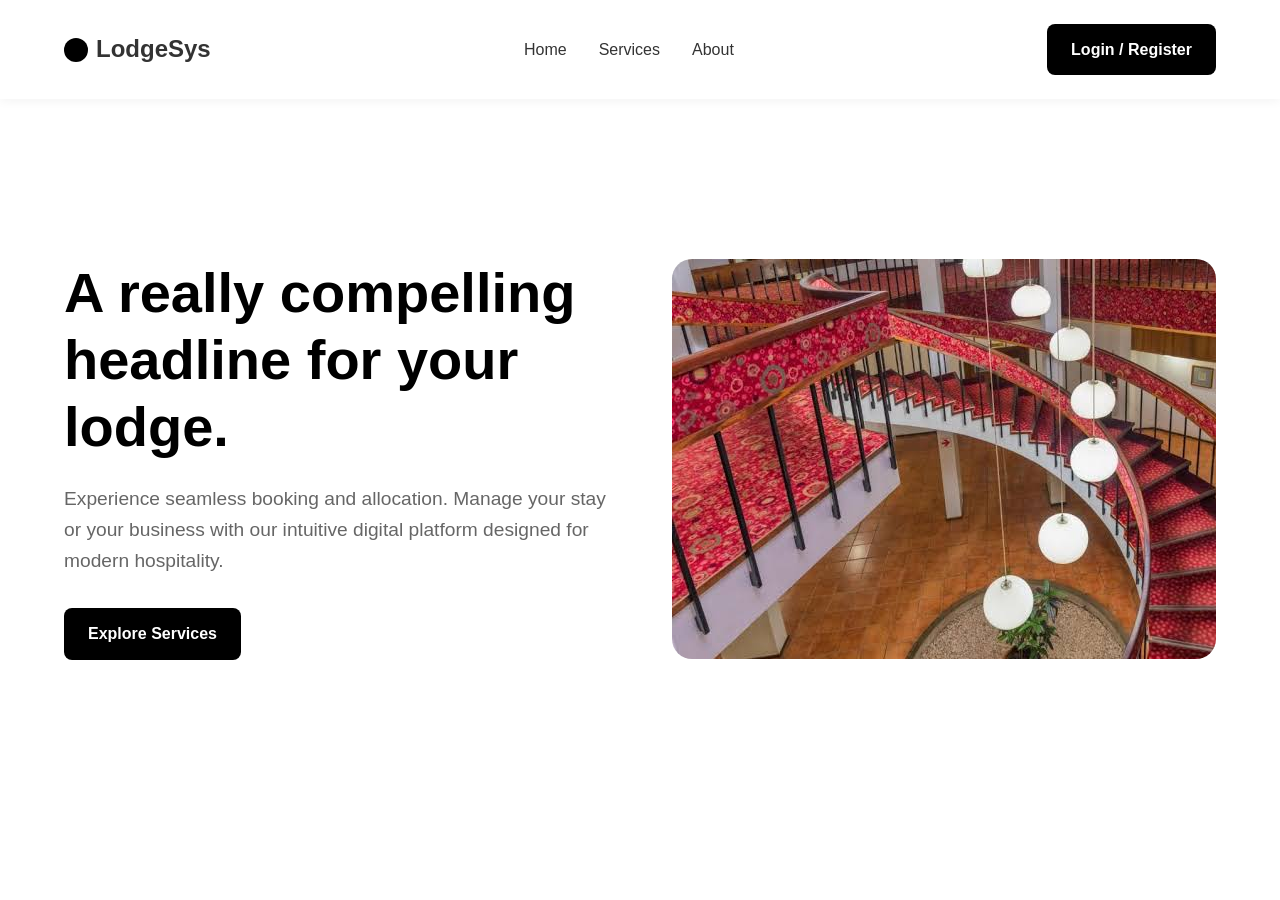
<file: index.html>
<!DOCTYPE html>
<html lang="en">
<head>
    <meta charset="UTF-8">
    <meta name="viewport" content="width=device-width, initial-scale=1.0">
    <title>LodgeSys - Home</title>
    <link rel="stylesheet" href="css/style.css">
</head>
<body>
    <nav class="navbar">
        <div class="logo"><span class="logo-icon"></span> LodgeSys</div>
        <div class="nav-links">
            <a href="index.html">Home</a>
            <a href="services.html">Services</a>
            <a href="about.html">About</a>
        </div>
        <a href="auth.html" class="btn btn-primary">Login / Register</a>
    </nav>

    <section class="hero-container">
        <div class="hero-content">
            <h1>A really compelling headline for your lodge.</h1>
            <p>Experience seamless booking and allocation. Manage your stay or your business with our intuitive digital platform designed for modern hospitality.</p>
            <a href="services.html" class="btn btn-primary">Explore Services</a>
        </div>
        <div class="hero-image">
            <img src="images/images.jpg" alt="Image for our laxurious hotel">
        </div>
    </section>
</body>
</html>
</file>
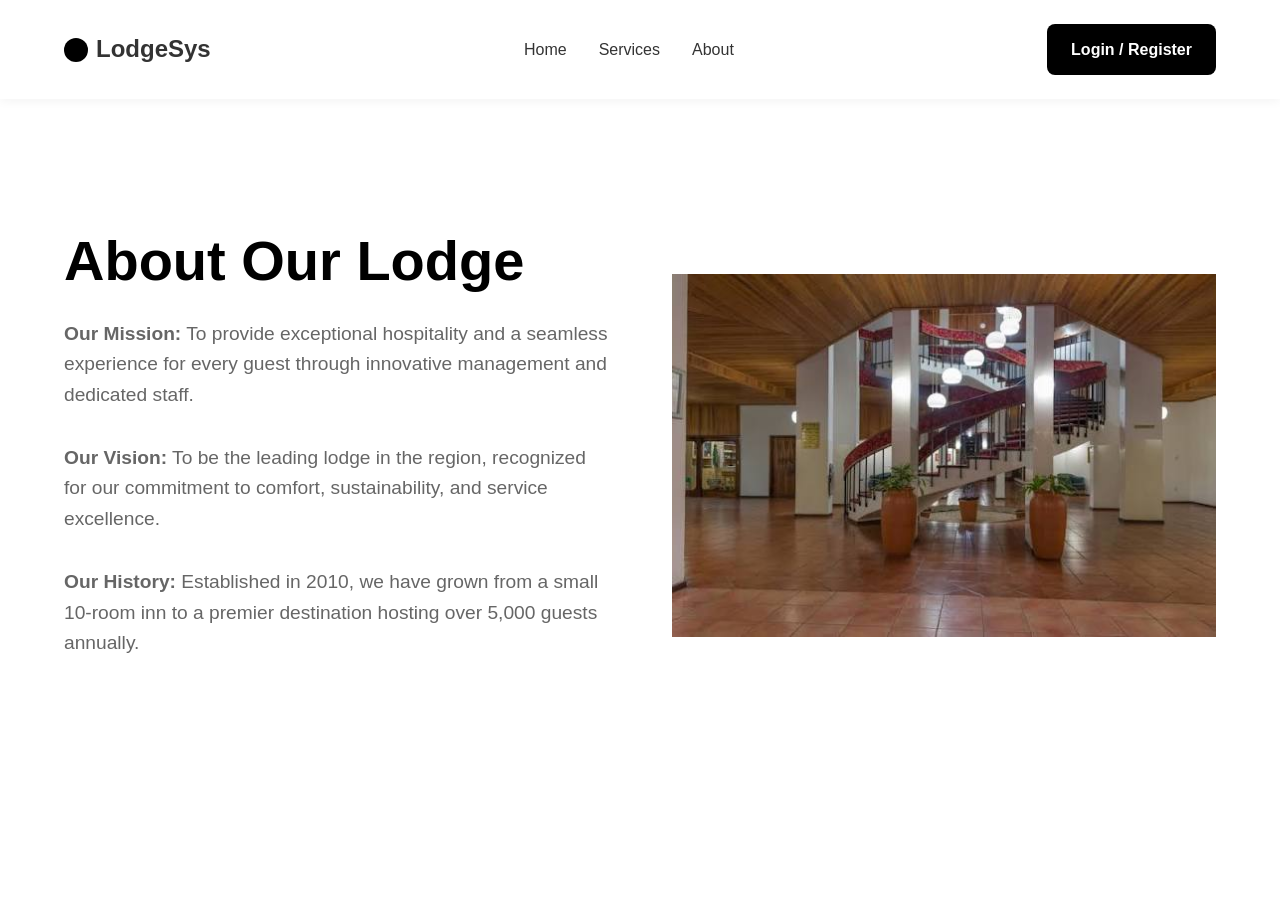
<file: about.html>
<!DOCTYPE html>
<html lang="en">
<head>
    <meta charset="UTF-8">
    <meta name="viewport" content="width=device-width, initial-scale=1.0">
    <title>LodgeSys - About</title>
    <link rel="stylesheet" href="css/style.css">
</head>
<body>
    <nav class="navbar">
        <div class="logo"><span class="logo-icon"></span> LodgeSys</div>
        <div class="nav-links">
            <a href="index.html">Home</a>
            <a href="services.html">Services</a>
            <a href="about.html">About</a>
        </div>
        <a href="auth.html" class="btn btn-primary">Login / Register</a>
    </nav>

    <section class="hero-container">
        <div class="hero-content">
            <h1>About Our Lodge</h1>
            <p><strong>Our Mission:</strong> To provide exceptional hospitality and a seamless experience for every guest through innovative management and dedicated staff.</p>
            <p><strong>Our Vision:</strong> To be the leading lodge in the region, recognized for our commitment to comfort, sustainability, and service excellence.</p>
            <p><strong>Our History:</strong> Established in 2010, we have grown from a small 10-room inn to a premier destination hosting over 5,000 guests annually.</p>
        </div>
        <div>
            <img src="images/room.jpg" alt="Image representing our lodge" style="max-width: 100%; max-height: 100%;">
        </div>
    </section>
</body>
</html>
</file>
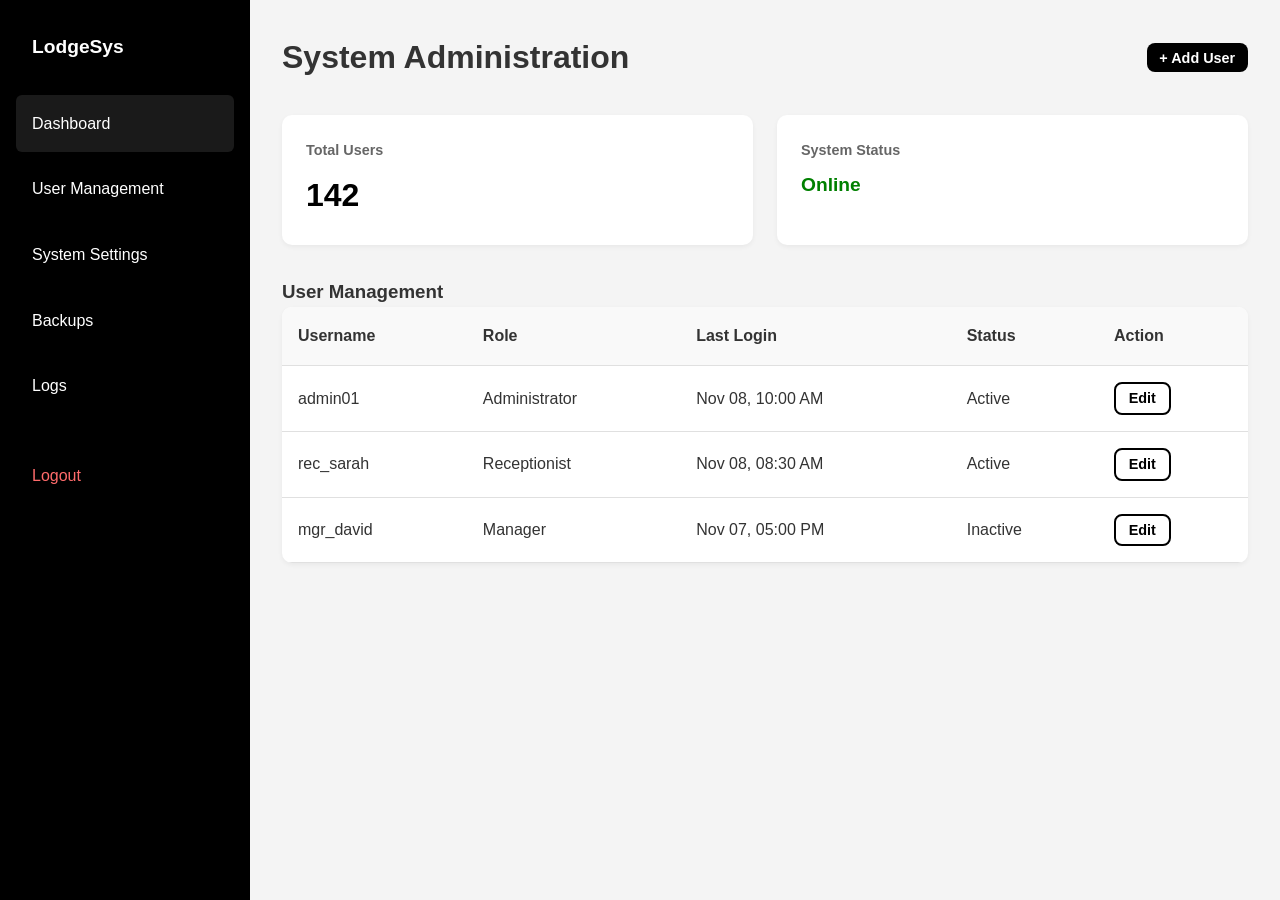
<file: admin.html>
<!DOCTYPE html>
<html lang="en">
<head>
    <meta charset="UTF-8">
    <meta name="viewport" content="width=device-width, initial-scale=1.0">
    <title>System Admin Dashboard</title>
    <link rel="stylesheet" href="../css/style.css">
</head>
<body>
    <div class="dashboard-layout">
        <aside class="sidebar">
            <h2>LodgeSys</h2>
            <ul>
                <li class="active">Dashboard</li>
                <li>User Management</li>
                <li>System Settings</li>
                <li>Backups</li>
                <li>Logs</li>
                <li class="logout-btn"><a href="auth.html">Logout</a></li>
            </ul>
        </aside>

        <main class="main-content">
            <div class="dashboard-header">
                <h1>System Administration</h1>
                <button class="btn btn-primary btn-sm">+ Add User</button>
            </div>
            <div class="stats-grid">
                <div class="stat-card"><h4>Total Users</h4><div class="value">142</div></div>
                <div class="stat-card"><h4>System Status</h4><div class="value" style="font-size:1.2rem; color:green;">Online</div></div>
            </div>
            <h3>User Management</h3>
            <table class="data-table">
                <thead><tr><th>Username</th><th>Role</th><th>Last Login</th><th>Status</th><th>Action</th></tr></thead>
                <tbody>
                    <tr><td>admin01</td><td>Administrator</td><td>Nov 08, 10:00 AM</td><td>Active</td><td><button class="btn btn-outline btn-sm">Edit</button></td></tr>
                    <tr><td>rec_sarah</td><td>Receptionist</td><td>Nov 08, 08:30 AM</td><td>Active</td><td><button class="btn btn-outline btn-sm">Edit</button></td></tr>
                    <tr><td>mgr_david</td><td>Manager</td><td>Nov 07, 05:00 PM</td><td>Inactive</td><td><button class="btn btn-outline btn-sm">Edit</button></td></tr>
                </tbody>
            </table>
        </main>
    </div>
</body>
</html>
</file>
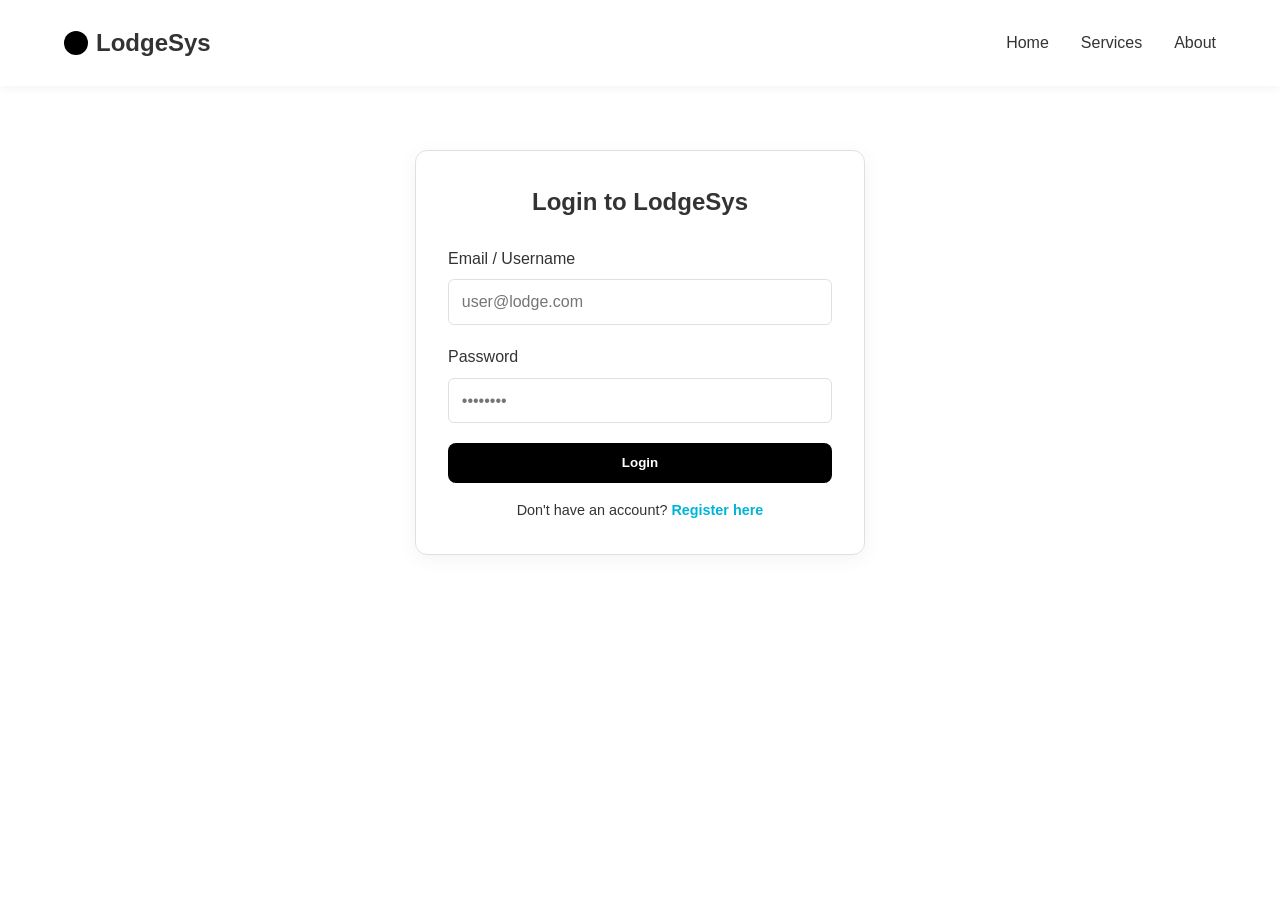
<file: auth.html>
<!DOCTYPE html>
<html lang="en">
<head>
    <meta charset="UTF-8">
    <meta name="viewport" content="width=device-width, initial-scale=1.0">
    <title>LodgeSys - Login</title>
    <link rel="stylesheet" href="css/style.css">
</head>
<body>
    <nav class="navbar">
        <div class="logo"><span class="logo-icon"></span> LodgeSys</div>
        <div class="nav-links">
            <a href="index.html">Home</a>
            <a href="services.html">Services</a>
            <a href="about.html">About</a>
        </div>
    </nav>

    <div class="auth-container">
        <h2 id="auth-title">Login to LodgeSys</h2>
        <form id="auth-form" >
            <div class="form-group" id="name-group" style="display:none;">
                <label>Full Name</label>
                <input type="text" placeholder="John Doe">
            </div>
            <div class="form-group">
                <label>Email / Username</label>
                <input type="text" placeholder="user@lodge.com" required>
            </div>
            <div class="form-group">
                <label>Password</label>
                <input type="password" placeholder="••••••••" required>
            </div>
            <div class="form-group" id="role-group" style="display:none;">
                <label>Role</label>
                <select id="user-role">
                    <option value="guest">Guest</option>
                    <option value="receptionist">Lodge Receptionist</option>
                    <option value="manager">Lodge Manager</option>
                    <option value="admin">System Administrator</option>
                </select>
            </div>
            <button type="submit" id="auth-submit-btn" class="btn btn-primary" style="width: 100%;">Login</button>
        </form>
        <div class="auth-toggle">
            <p id="toggle-text">Don't have an account? <a href="#" >Register here</a></p>
        </div>
        

    </div>


</body>
</html>
</file>
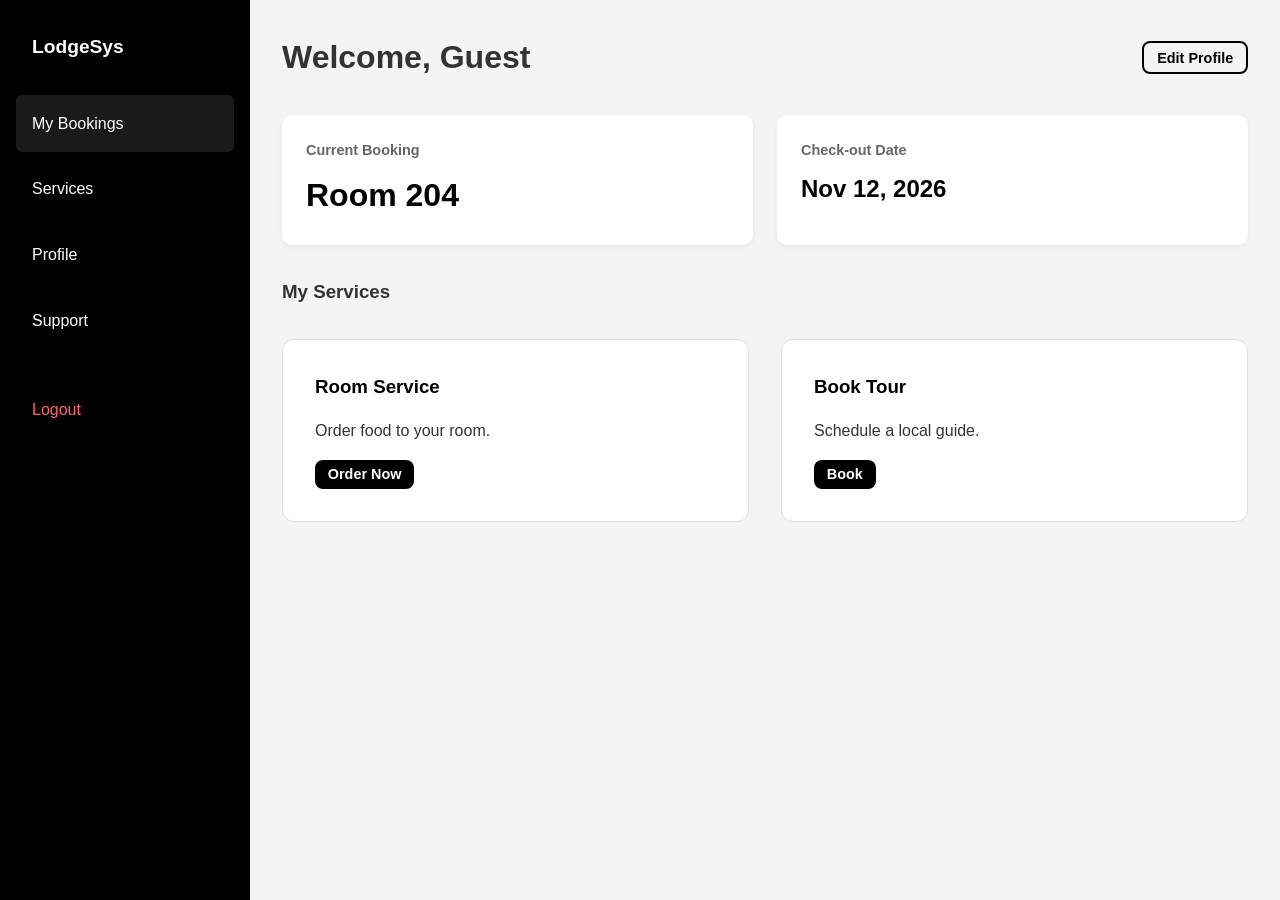
<file: guest.html>
<!DOCTYPE html>
<html lang="en">
<head>
    <meta charset="UTF-8">
    <meta name="viewport" content="width=device-width, initial-scale=1.0">
    <title>Guest Dashboard</title>
    <link rel="stylesheet" href="../css/style.css">
</head>
<body>
    <div class="dashboard-layout">
        <aside class="sidebar">
            <h2>LodgeSys</h2>
            <ul>
                <li class="active">My Bookings</li>
                <li>Services</li>
                <li>Profile</li>
                <li>Support</li>
                <li class="logout-btn"><a href="auth.html">Logout</a></li>
            </ul>
        </aside>

        <main class="main-content">
            <div class="dashboard-header">
                <h1>Welcome, Guest</h1>
                <button class="btn btn-outline btn-sm">Edit Profile</button>
            </div>
            <div class="stats-grid">
                <div class="stat-card"><h4>Current Booking</h4><div class="value">Room 204</div></div>
                <div class="stat-card"><h4>Check-out Date</h4><div class="value" style="font-size: 1.5rem;">Nov 12, 2026</div></div>
            </div>
            <h3>My Services</h3>
            <div class="grid-3">
                <div class="card"><h3>Room Service</h3><p>Order food to your room.</p><button class="btn btn-primary btn-sm" style="margin-top:1rem;">Order Now</button></div>
                <div class="card"><h3>Book Tour</h3><p>Schedule a local guide.</p><button class="btn btn-primary btn-sm" style="margin-top:1rem;">Book</button></div>
            </div>
        </main>
    </div>
</body>
</html>
</file>
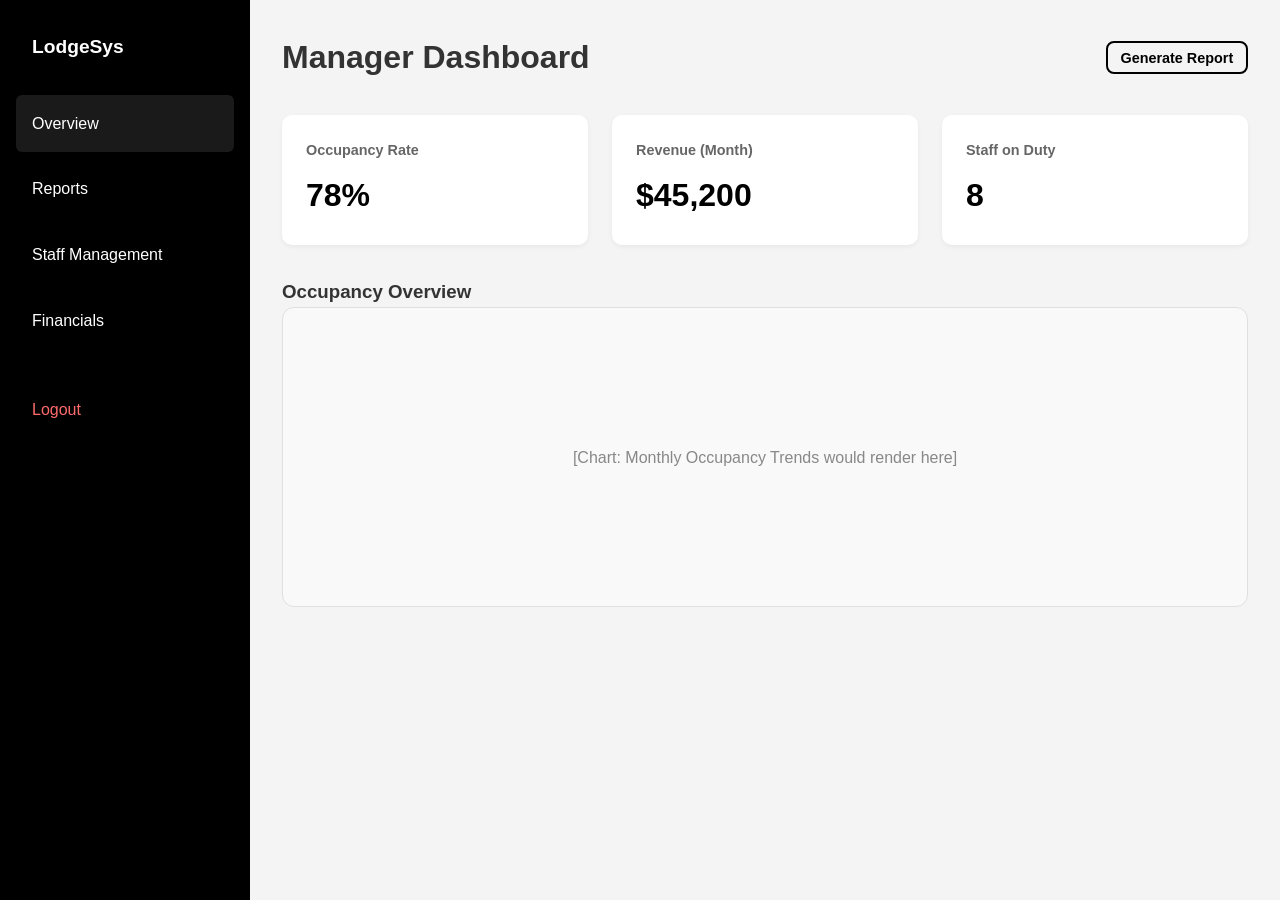
<file: manager.html>
<!DOCTYPE html>
<html lang="en">
<head>
    <meta charset="UTF-8">
    <meta name="viewport" content="width=device-width, initial-scale=1.0">
    <title>Manager Dashboard</title>
    <link rel="stylesheet" href="../css/style.css">
</head>
<body>
    <div class="dashboard-layout">
        <aside class="sidebar">
            <h2>LodgeSys</h2>
            <ul>
                <li class="active">Overview</li>
                <li>Reports</li>
                <li>Staff Management</li>
                <li>Financials</li>
                <li class="logout-btn"><a href="auth.html">Logout</a></li>
            </ul>
        </aside>

        <main class="main-content">
            <div class="dashboard-header">
                <h1>Manager Dashboard</h1>
                <button class="btn btn-outline btn-sm">Generate Report</button>
            </div>
            <div class="stats-grid">
                <div class="stat-card"><h4>Occupancy Rate</h4><div class="value">78%</div></div>
                <div class="stat-card"><h4>Revenue (Month)</h4><div class="value">$45,200</div></div>
                <div class="stat-card"><h4>Staff on Duty</h4><div class="value">8</div></div>
            </div>
            <h3>Occupancy Overview</h3>
            <div class="card" style="height: 300px; display:flex; align-items:center; justify-content:center; background:#f9f9f9;">
                <p style="color:#888;">[Chart: Monthly Occupancy Trends would render here]</p>
            </div>
        </main>
    </div>
</body>
</html>
</file>
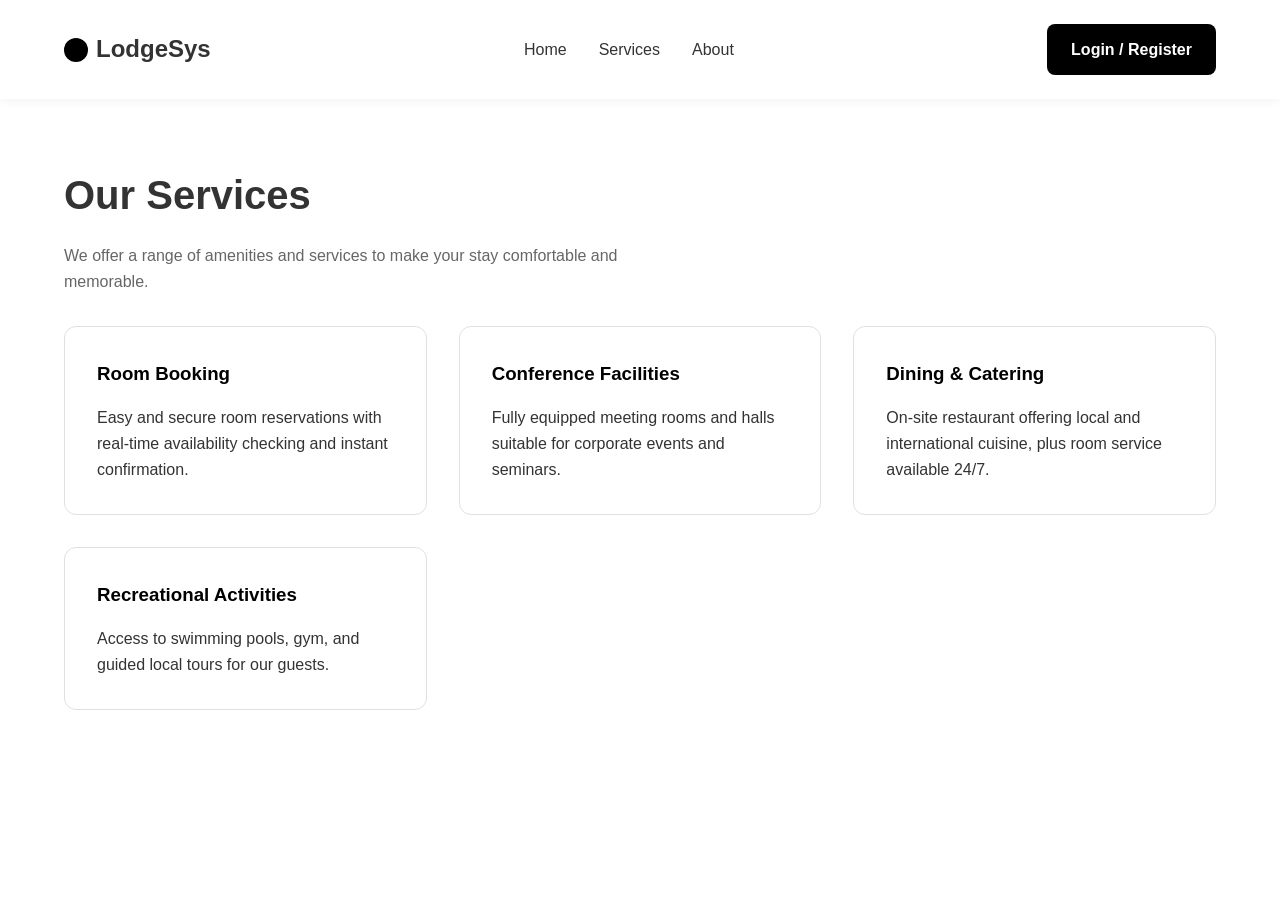
<file: services.html>
<!DOCTYPE html>
<html lang="en">
<head>
    <meta charset="UTF-8">
    <meta name="viewport" content="width=device-width, initial-scale=1.0">
    <title>LodgeSys - Services</title>
    <link rel="stylesheet" href="css/style.css">
</head>
<body>
    <nav class="navbar">
        <div class="logo"><span class="logo-icon"></span> LodgeSys</div>
        <div class="nav-links">
            <a href="index.html">Home</a>
            <a href="services.html">Services</a>
            <a href="about.html">About</a>
        </div>
        <a href="auth.html" class="btn btn-primary">Login / Register</a>
    </nav>

    <section class="page-content">
        <div class="page-header">
            <h1>Our Services</h1>
            <p style="color: #666; max-width: 600px;">We offer a range of amenities and services to make your stay comfortable and memorable.</p>
        </div>
        
        <div class="grid-3">
            <div class="card">
                <h3>Room Booking</h3>
                <p>Easy and secure room reservations with real-time availability checking and instant confirmation.</p>
            </div>
            <div class="card">
                <h3>Conference Facilities</h3>
                <p>Fully equipped meeting rooms and halls suitable for corporate events and seminars.</p>
            </div>
            <div class="card">
                <h3>Dining & Catering</h3>
                <p>On-site restaurant offering local and international cuisine, plus room service available 24/7.</p>
            </div>
            <div class="card">
                <h3>Recreational Activities</h3>
                <p>Access to swimming pools, gym, and guided local tours for our guests.</p>
            </div>
        </div>
    </section>
</body>
</html>
</file>
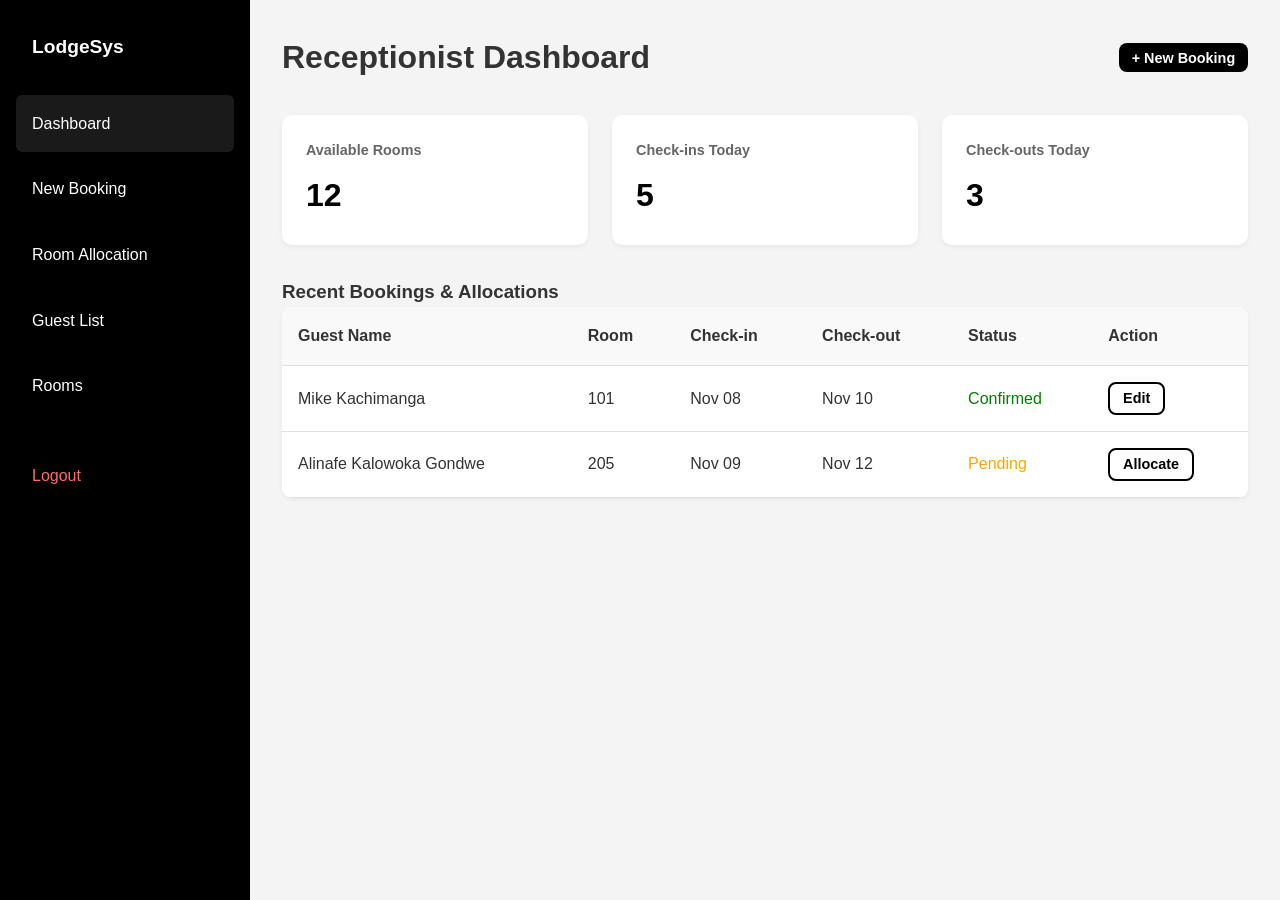
<file: staff.html>
<!DOCTYPE html>
<html lang="en">
<head>
    <meta charset="UTF-8">
    <meta name="viewport" content="width=device-width, initial-scale=1.0">
    <title>Receptionist Dashboard</title>
    <link rel="stylesheet" href="../css/style.css">
</head>
<body>
    <div class="dashboard-layout">
        <aside class="sidebar">
            <h2>LodgeSys</h2>
            <ul>
                <li class="active">Dashboard</li>
                <li>New Booking</li>
                <li>Room Allocation</li>
                <li>Guest List</li>
                <li>Rooms</li>
                <li class="logout-btn"><a href="auth.html">Logout</a></li>
            </ul>
        </aside>

        <main class="main-content">
            <div class="dashboard-header">
                <h1>Receptionist Dashboard</h1>
                <button class="btn btn-primary btn-sm">+ New Booking</button>
            </div>
            <div class="stats-grid">
                <div class="stat-card"><h4>Available Rooms</h4><div class="value">12</div></div>
                <div class="stat-card"><h4>Check-ins Today</h4><div class="value">5</div></div>
                <div class="stat-card"><h4>Check-outs Today</h4><div class="value">3</div></div>
            </div>
            <h3>Recent Bookings & Allocations</h3>
            <table class="data-table">
                <thead><tr><th>Guest Name</th><th>Room</th><th>Check-in</th><th>Check-out</th><th>Status</th><th>Action</th></tr></thead>
                <tbody>
                    <tr><td>Mike Kachimanga</td><td>101</td><td>Nov 08</td><td>Nov 10</td><td><span style="color:green;">Confirmed</span></td><td><button class="btn btn-outline btn-sm">Edit</button></td></tr>
                    <tr><td>Alinafe Kalowoka Gondwe</td><td>205</td><td>Nov 09</td><td>Nov 12</td><td><span style="color:orange;">Pending</span></td><td><button class="btn btn-outline btn-sm">Allocate</button></td></tr>
                </tbody>
            </table>
        </main>
    </div>
</body>
</html>
</file>
<file: css/style.css>
/* css/style.css */
:root {
    --primary-color: #000000;
    --accent-color: #00b4d8;
    --bg-color: #ffffff;
    --text-color: #333333;
    --light-gray: #f4f4f4;
    --border-color: #e0e0e0;
    --sidebar-width: 250px;
}

* { margin: 0; padding: 0; box-sizing: border-box; font-family: 'Segoe UI', Tahoma, Geneva, Verdana, sans-serif; }
body { background-color: var(--bg-color); color: var(--text-color); line-height: 1.6; }
a { text-decoration: none; color: inherit; }
ul { list-style: none; }
button { cursor: pointer; border: none; outline: none; }

/* --- Navigation Bar (Public Pages) --- */
.navbar {
    display: flex; justify-content: space-between; align-items: center;
    padding: 1.5rem 5%; background: var(--bg-color);
    position: sticky; top: 0; z-index: 1000;
    box-shadow: 0 2px 10px rgba(0,0,0,0.05);
}
.logo { font-size: 1.5rem; font-weight: bold; display: flex; align-items: center; gap: 0.5rem; }
.logo-icon { width: 24px; height: 24px; background: var(--primary-color); border-radius: 50%; }
.nav-links { display: flex; gap: 2rem; }
.nav-links a { font-weight: 500; transition: color 0.3s; }
.nav-links a:hover { color: var(--accent-color); }

/* --- Buttons --- */
.btn { padding: 0.8rem 1.5rem; border-radius: 8px; font-weight: 600; transition: all 0.3s; display: inline-block; }
.btn-primary { background-color: var(--primary-color); color: white; }
.btn-primary:hover { background-color: #333; }
.btn-outline { border: 2px solid var(--primary-color); background: transparent; color: var(--primary-color); }
.btn-outline:hover { background: var(--primary-color); color: white; }
.btn-sm { padding: 0.4rem 0.8rem; font-size: 0.9rem; }

/* --- Hero / Landing Layout --- */
.hero-container { display: grid; grid-template-columns: 1fr 1fr; gap: 4rem; align-items: center; min-height: 80vh; padding: 4rem 5%; }
.hero-content h1 { font-size: 3.5rem; line-height: 1.2; margin-bottom: 1.5rem; color: var(--primary-color); }
.hero-content p { font-size: 1.2rem; color: #666; margin-bottom: 2rem; }
.hero-image {
    width: 100%; height: 400px;
    background: linear-gradient(135deg, #e0f7fa 0%, #b2ebf2 100%);
    border-radius: 20px; position: relative; overflow: hidden;
}
.dot { position: absolute; background: var(--accent-color); border-radius: 50%; opacity: 0.8; }

/* --- Auth Pages --- */
.auth-container { max-width: 450px; margin: 4rem auto; padding: 2rem; border: 1px solid var(--border-color); border-radius: 12px; box-shadow: 0 4px 20px rgba(0,0,0,0.05); }
.auth-container h2 { margin-bottom: 1.5rem; text-align: center; }
.form-group { margin-bottom: 1.2rem; }
.form-group label { display: block; margin-bottom: 0.5rem; font-weight: 500; }
.form-group input, .form-group select { width: 100%; padding: 0.8rem; border: 1px solid var(--border-color); border-radius: 6px; font-size: 1rem; }
.auth-toggle { text-align: center; margin-top: 1rem; font-size: 0.9rem; }
.auth-toggle a { color: var(--accent-color); font-weight: bold; }
.demo-links { margin-top: 2rem; padding-top: 1rem; border-top: 1px solid #eee; font-size: 0.8rem; color: #888; text-align: center; }
.demo-links a { color: var(--accent-color); margin: 0 5px; }

/* --- General Page Content --- */
.page-content { padding: 4rem 5%; }
.page-header { margin-bottom: 2rem; }
.page-header h1 { font-size: 2.5rem; margin-bottom: 1rem; }
.grid-3 { display: grid; grid-template-columns: repeat(auto-fit, minmax(300px, 1fr)); gap: 2rem; margin-top: 2rem; }
.card { padding: 2rem; border: 1px solid var(--border-color); border-radius: 12px; transition: transform 0.3s; background: white; }
.card:hover { transform: translateY(-5px); box-shadow: 0 10px 20px rgba(0,0,0,0.05); }
.card h3 { margin-bottom: 1rem; color: var(--primary-color); }

/* --- Dashboard Layout --- */
.dashboard-layout { display: flex; min-height: 100vh; }
.sidebar {
    width: var(--sidebar-width); background: var(--primary-color); color: white;
    padding: 2rem 1rem; position: fixed; height: 100%; overflow-y: auto;
}
.sidebar h2 { margin-bottom: 2rem; padding-left: 1rem; font-size: 1.2rem; }
.sidebar ul li { padding: 1rem; border-radius: 6px; margin-bottom: 0.5rem; cursor: pointer; transition: background 0.3s; }
.sidebar ul li:hover, .sidebar ul li.active { background: rgba(255,255,255,0.1); }
.sidebar .logout-btn { margin-top: 2rem; color: #ff6b6b; }

.main-content { margin-left: var(--sidebar-width); flex: 1; padding: 2rem; background: var(--light-gray); min-height: 100vh; }
.dashboard-header { display: flex; justify-content: space-between; align-items: center; margin-bottom: 2rem; }
.stats-grid { display: grid; grid-template-columns: repeat(auto-fit, minmax(200px, 1fr)); gap: 1.5rem; margin-bottom: 2rem; }
.stat-card { background: white; padding: 1.5rem; border-radius: 10px; box-shadow: 0 2px 5px rgba(0,0,0,0.05); }
.stat-card h4 { color: #666; font-size: 0.9rem; margin-bottom: 0.5rem; }
.stat-card .value { font-size: 2rem; font-weight: bold; color: var(--primary-color); }

.data-table { width: 100%; background: white; border-collapse: collapse; border-radius: 10px; overflow: hidden; box-shadow: 0 2px 5px rgba(0,0,0,0.05); }
.data-table th, .data-table td { padding: 1rem; text-align: left; border-bottom: 1px solid var(--border-color); }
.data-table th { background: #f9f9f9; font-weight: 600; }

/* --- Responsive Design --- */
@media (max-width: 768px) {
    .hero-container { grid-template-columns: 1fr; text-align: center; }
    .hero-content h1 { font-size: 2.5rem; }
    .nav-links { display: none; }
    .sidebar { width: 0; padding: 0; overflow: hidden; }
    .main-content { margin-left: 0; }
}
</file>
